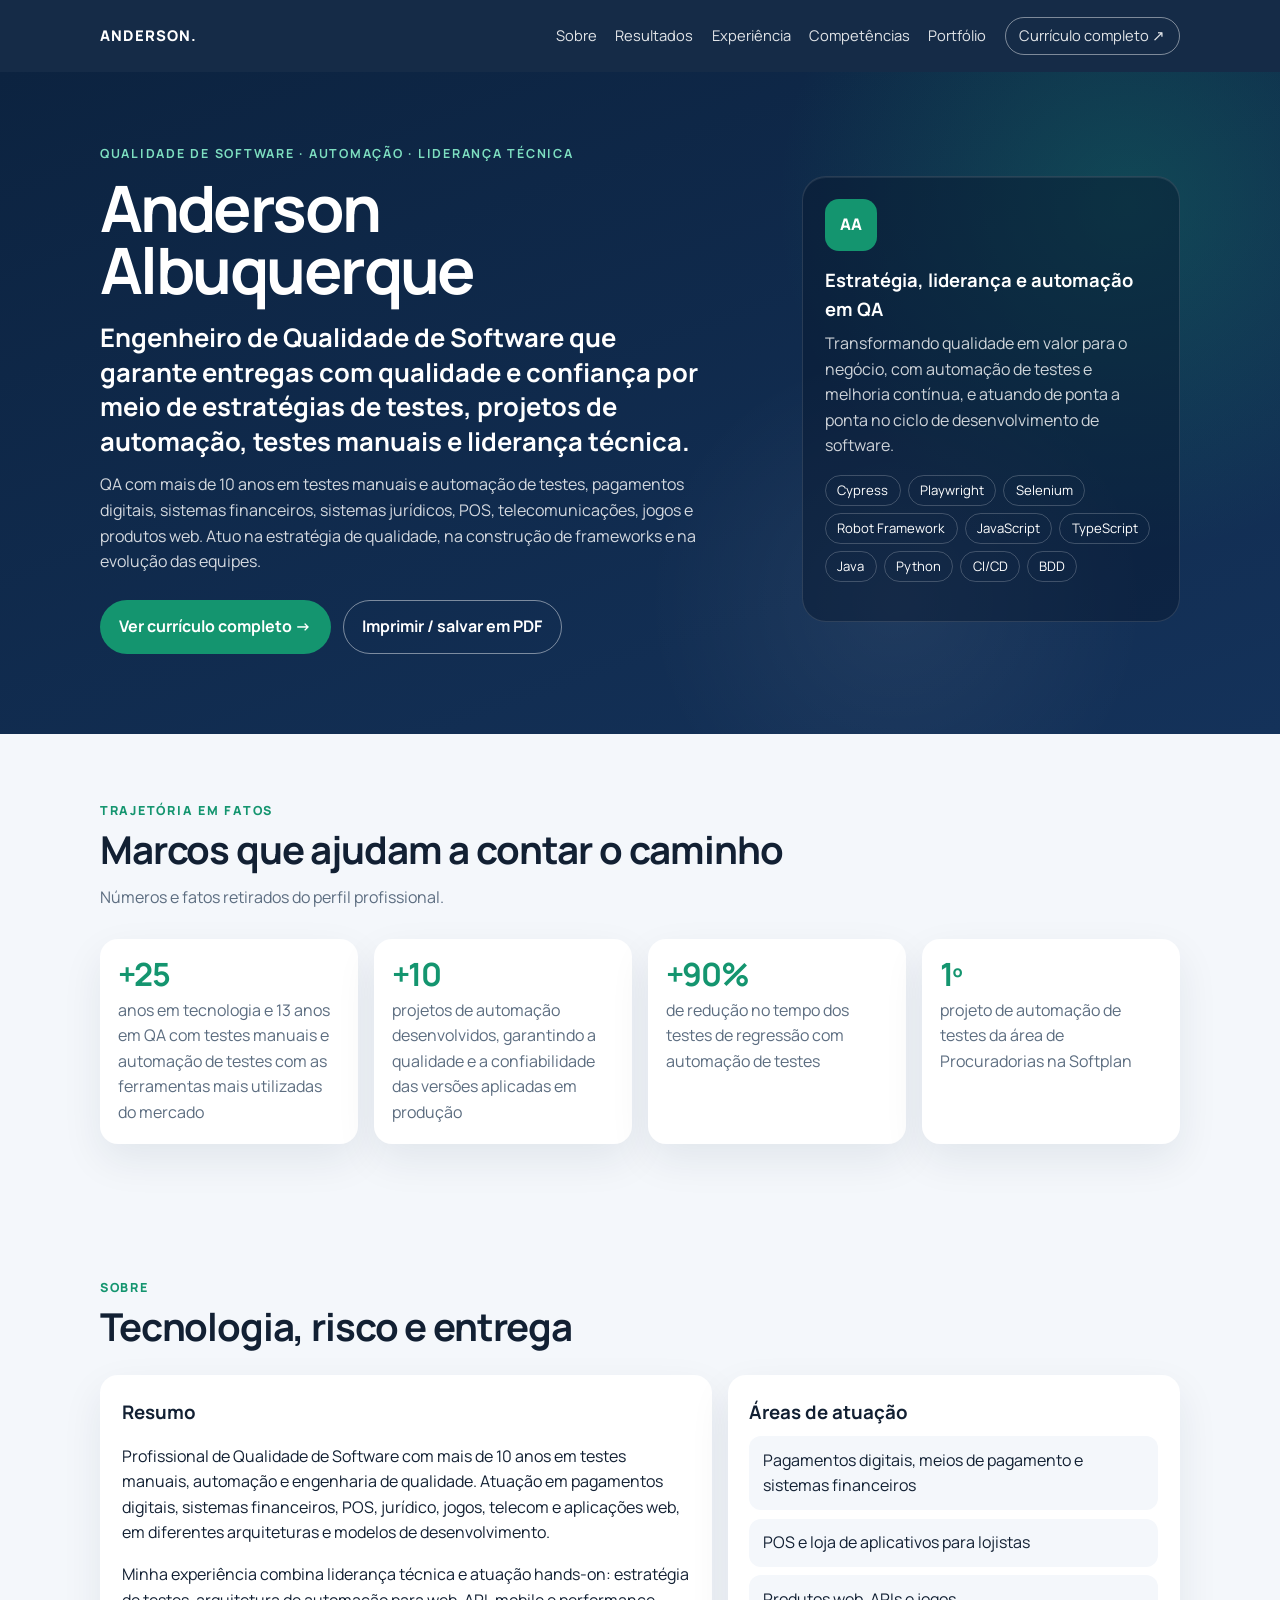
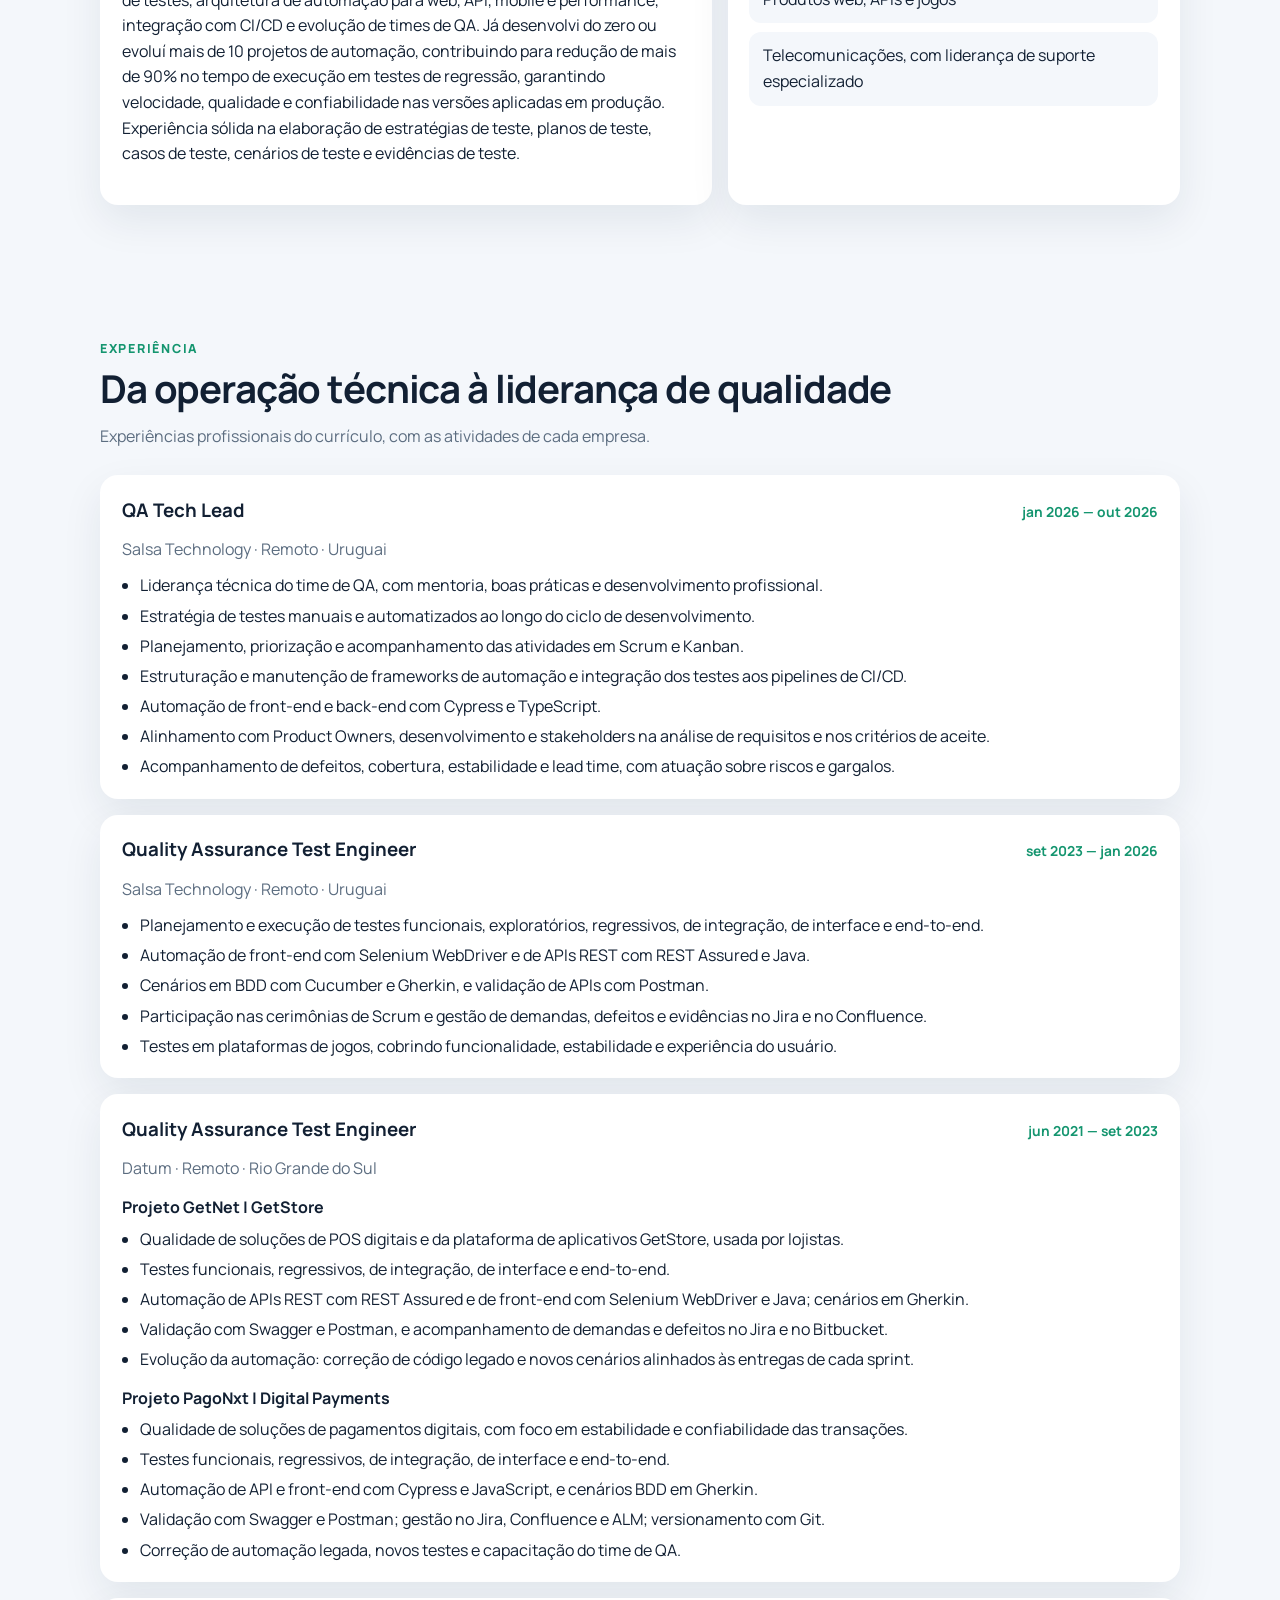
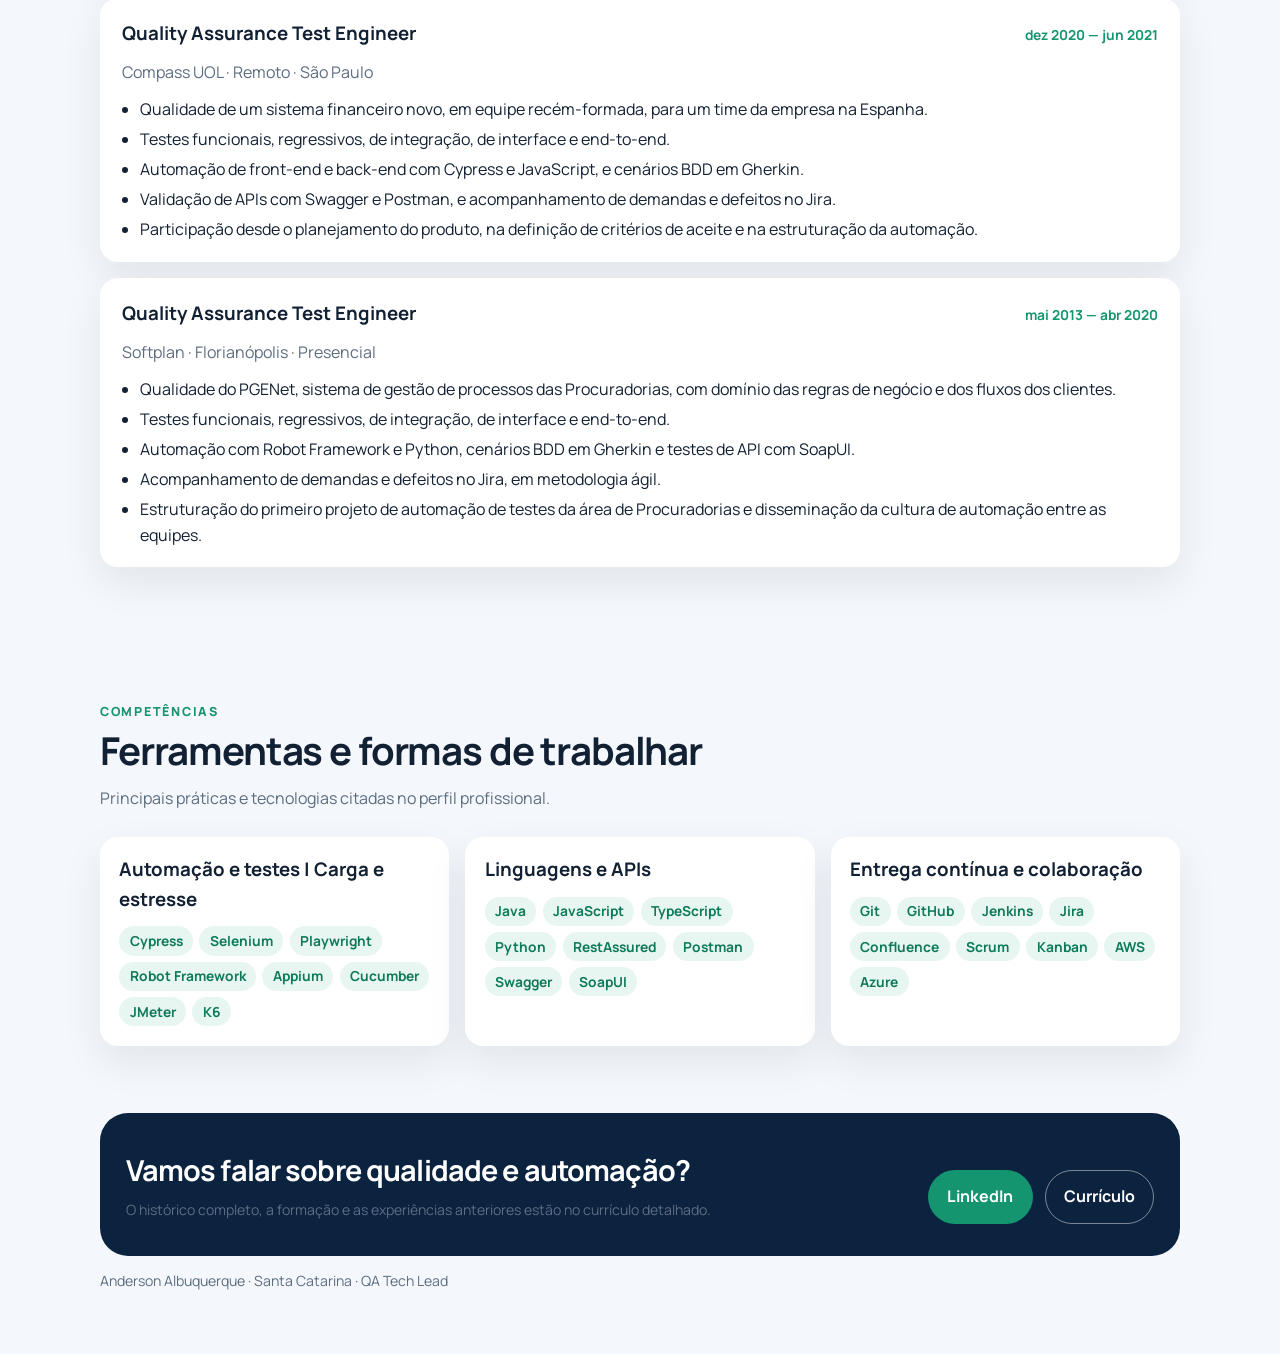
<file: index.html>
<!DOCTYPE html>
<html lang="pt-BR">
<head>
  <meta charset="utf-8">
  <meta name="viewport" content="width=device-width, initial-scale=1">
  <title>Anderson Albuquerque | Portfólio profissional</title>
  <meta name="description" content="Portfólio de Anderson Albuquerque, engenheiro de qualidade de software. Automação de testes, estratégia de qualidade e liderança técnica.">
  <meta http-equiv="Cache-Control" content="no-cache, no-store, must-revalidate">
  <link rel="icon" href="favicon.svg" type="image/svg+xml">
  <link rel="preconnect" href="https://fonts.googleapis.com">
  <link rel="preconnect" href="https://fonts.gstatic.com" crossorigin>
  <link href="https://fonts.googleapis.com/css2?family=Manrope:wght@400;600;700;800&display=swap" rel="stylesheet">
  <link rel="stylesheet" href="styles.css?v=20261111d">
</head>
<body>
  <a class="skip" href="#conteudo">Ir para o conteúdo</a>
  <header class="site-header">
    <div class="wrap">
      <a class="brand" href="index.html">ANDERSON.</a>
      <nav class="nav" aria-label="Navegação principal">
        <a href="#sobre">Sobre</a>
        <a href="#resultados">Resultados</a>
        <a href="#experiencia">Experiência</a>
        <a href="#competencias">Competências</a>
        <a href="https://github.com/albuquerquetec?tab=repositories" rel="noopener noreferrer">Portfólio</a>
        <a class="nav-cta" href="curriculo.html">Currículo completo ↗</a>
      </nav>
    </div>
  </header>

  <main id="conteudo">
    <section class="hero">
      <div class="wrap hero-grid">
        <div>
          <p class="kicker">Qualidade de software · Automação · Liderança técnica</p>
          <h1>Anderson Albuquerque</h1>
          <p class="headline">Engenheiro de Qualidade de Software que garante entregas com qualidade e confiança por meio de estratégias de testes, projetos de automação, testes manuais e liderança técnica.</p>
          <p class="lede">QA com mais de 10 anos em testes manuais e automação de testes, pagamentos digitais, sistemas financeiros, sistemas jurídicos, POS, telecomunicações, jogos e produtos web. Atuo na estratégia de qualidade, na construção de frameworks e na evolução das equipes.</p>
          <div class="actions">
            <a class="btn btn-primary" href="curriculo.html">Ver currículo completo →</a>
            <a class="btn btn-ghost" href="curriculo.html?imprimir=1">Imprimir / salvar em PDF</a>
          </div>
        </div>
        <aside class="profile-card">
          <div class="monogram" aria-hidden="true">AA</div>
          <h2>Estratégia, liderança e automação em QA</h2>
          <p>Transformando qualidade em valor para o negócio, com automação de testes e melhoria contínua, e atuando de ponta a ponta no ciclo de desenvolvimento de software.</p>
          <ul class="chips">
            <li>Cypress</li>
            <li>Playwright</li>
            <li>Selenium</li>
            <li>Robot Framework</li>
            <li>JavaScript</li>
            <li>TypeScript</li>
            <li>Java</li>
            <li>Python</li>
            <li>CI/CD</li>
            <li>BDD</li>
          </ul>
        </aside>
      </div>
    </section>

    <section id="resultados">
      <div class="wrap">
        <p class="section-label">Trajetória em fatos</p>
        <h2 class="section-title">Marcos que ajudam a contar o caminho</h2>
        <p class="section-intro">Números e fatos retirados do perfil profissional.</p>
        <div class="metrics">
          <article class="metric">
            <strong>+25</strong>
            <span>anos em tecnologia e 13 anos em QA com testes manuais e automação de testes com as ferramentas mais utilizadas do mercado</span>
          </article>
          <article class="metric">
            <strong>+10</strong>
            <span>projetos de automação desenvolvidos, garantindo a qualidade e a confiabilidade das versões aplicadas em produção</span>
          </article>
          <article class="metric">
            <strong>+90%</strong>
            <span>de redução no tempo dos testes de regressão com automação de testes</span>
          </article>
          <article class="metric">
            <strong>1º</strong>
            <span>projeto de automação de testes da área de Procuradorias na Softplan</span>
          </article>
        </div>
      </div>
    </section>

    <section id="sobre">
      <div class="wrap">
        <p class="section-label">Sobre</p>
        <h2 class="section-title">Tecnologia, risco e entrega</h2>
        <div class="split">
          <article class="panel">
            <h3>Resumo</h3>
            <p>Profissional de Qualidade de Software com mais de 10 anos em testes manuais, automação e engenharia de qualidade. Atuação em pagamentos digitais, sistemas financeiros, POS, jurídico, jogos, telecom e aplicações web, em diferentes arquiteturas e modelos de desenvolvimento.</p>
            <p>Minha experiência combina liderança técnica e atuação hands-on: estratégia de testes, arquitetura de automação para web, API, mobile e performance, integração com CI/CD e evolução de times de QA. Já desenvolvi do zero ou evoluí mais de 10 projetos de automação, contribuindo para redução de mais de 90% no tempo de execução em testes de regressão, garantindo velocidade, qualidade e confiabilidade nas versões aplicadas em produção. Experiência sólida na elaboração de estratégias de teste, planos de teste, casos de teste, cenários de teste e evidências de teste.</p>
          </article>
          <article class="panel">
            <h3>Áreas de atuação</h3>
            <ul class="area-list">
              <li>Pagamentos digitais, meios de pagamento e sistemas financeiros</li>
              <li>POS e loja de aplicativos para lojistas</li>
              <li>Produtos web, APIs e jogos</li>
              <li>Telecomunicações, com liderança de suporte especializado</li>
            </ul>
          </article>
        </div>
      </div>
    </section>

    <section id="experiencia">
      <div class="wrap">
        <p class="section-label">Experiência</p>
        <h2 class="section-title">Da operação técnica à liderança de qualidade</h2>
        <p class="section-intro">Experiências profissionais do currículo, com as atividades de cada empresa.</p>
        <div class="jobs">
          <article class="job">
            <header>
              <h3>QA Tech Lead</h3>
              <span class="when">jan 2026 — out 2026</span>
            </header>
            <p class="where">Salsa Technology · Remoto · Uruguai</p>
            <ul>
              <li>Liderança técnica do time de QA, com mentoria, boas práticas e desenvolvimento profissional.</li>
              <li>Estratégia de testes manuais e automatizados ao longo do ciclo de desenvolvimento.</li>
              <li>Planejamento, priorização e acompanhamento das atividades em Scrum e Kanban.</li>
              <li>Estruturação e manutenção de frameworks de automação e integração dos testes aos pipelines de CI/CD.</li>
              <li>Automação de front-end e back-end com Cypress e TypeScript.</li>
              <li>Alinhamento com Product Owners, desenvolvimento e stakeholders na análise de requisitos e nos critérios de aceite.</li>
              <li>Acompanhamento de defeitos, cobertura, estabilidade e lead time, com atuação sobre riscos e gargalos.</li>
            </ul>
          </article>
          <article class="job">
            <header>
              <h3>Quality Assurance Test Engineer</h3>
              <span class="when">set 2023 — jan 2026</span>
            </header>
            <p class="where">Salsa Technology · Remoto · Uruguai</p>
            <ul>
              <li>Planejamento e execução de testes funcionais, exploratórios, regressivos, de integração, de interface e end-to-end.</li>
              <li>Automação de front-end com Selenium WebDriver e de APIs REST com REST Assured e Java.</li>
              <li>Cenários em BDD com Cucumber e Gherkin, e validação de APIs com Postman.</li>
              <li>Participação nas cerimônias de Scrum e gestão de demandas, defeitos e evidências no Jira e no Confluence.</li>
              <li>Testes em plataformas de jogos, cobrindo funcionalidade, estabilidade e experiência do usuário.</li>
            </ul>
          </article>
          <article class="job">
            <header>
              <h3>Quality Assurance Test Engineer</h3>
              <span class="when">jun 2021 — set 2023</span>
            </header>
            <p class="where">Datum · Remoto · Rio Grande do Sul</p>
            <p class="project">Projeto GetNet | GetStore</p>
            <ul>
              <li>Qualidade de soluções de POS digitais e da plataforma de aplicativos GetStore, usada por lojistas.</li>
              <li>Testes funcionais, regressivos, de integração, de interface e end-to-end.</li>
              <li>Automação de APIs REST com REST Assured e de front-end com Selenium WebDriver e Java; cenários em Gherkin.</li>
              <li>Validação com Swagger e Postman, e acompanhamento de demandas e defeitos no Jira e no Bitbucket.</li>
              <li>Evolução da automação: correção de código legado e novos cenários alinhados às entregas de cada sprint.</li>
            </ul>
            <p class="project">Projeto PagoNxt | Digital Payments</p>
            <ul>
              <li>Qualidade de soluções de pagamentos digitais, com foco em estabilidade e confiabilidade das transações.</li>
              <li>Testes funcionais, regressivos, de integração, de interface e end-to-end.</li>
              <li>Automação de API e front-end com Cypress e JavaScript, e cenários BDD em Gherkin.</li>
              <li>Validação com Swagger e Postman; gestão no Jira, Confluence e ALM; versionamento com Git.</li>
              <li>Correção de automação legada, novos testes e capacitação do time de QA.</li>
            </ul>
          </article>
          <article class="job">
            <header>
              <h3>Quality Assurance Test Engineer</h3>
              <span class="when">dez 2020 — jun 2021</span>
            </header>
            <p class="where">Compass UOL · Remoto · São Paulo</p>
            <ul>
              <li>Qualidade de um sistema financeiro novo, em equipe recém-formada, para um time da empresa na Espanha.</li>
              <li>Testes funcionais, regressivos, de integração, de interface e end-to-end.</li>
              <li>Automação de front-end e back-end com Cypress e JavaScript, e cenários BDD em Gherkin.</li>
              <li>Validação de APIs com Swagger e Postman, e acompanhamento de demandas e defeitos no Jira.</li>
              <li>Participação desde o planejamento do produto, na definição de critérios de aceite e na estruturação da automação.</li>
            </ul>
          </article>
          <article class="job">
            <header>
              <h3>Quality Assurance Test Engineer</h3>
              <span class="when">mai 2013 — abr 2020</span>
            </header>
            <p class="where">Softplan · Florianópolis · Presencial</p>
            <ul>
              <li>Qualidade do PGENet, sistema de gestão de processos das Procuradorias, com domínio das regras de negócio e dos fluxos dos clientes.</li>
              <li>Testes funcionais, regressivos, de integração, de interface e end-to-end.</li>
              <li>Automação com Robot Framework e Python, cenários BDD em Gherkin e testes de API com SoapUI.</li>
              <li>Acompanhamento de demandas e defeitos no Jira, em metodologia ágil.</li>
              <li>Estruturação do primeiro projeto de automação de testes da área de Procuradorias e disseminação da cultura de automação entre as equipes.</li>
            </ul>
          </article>
        </div>
      </div>
    </section>

    <section id="competencias">
      <div class="wrap">
        <p class="section-label">Competências</p>
        <h2 class="section-title">Ferramentas e formas de trabalhar</h2>
        <p class="section-intro">Principais práticas e tecnologias citadas no perfil profissional.</p>
        <div class="skill-grid">
          <article class="skill-group">
            <h3>Automação e testes | Carga e estresse</h3>
            <ul>
              <li>Cypress</li>
              <li>Selenium</li>
              <li>Playwright</li>
              <li>Robot Framework</li>
              <li>Appium</li>
              <li>Cucumber</li>
              <li>JMeter</li>
              <li>K6</li>
            </ul>
          </article>
          <article class="skill-group">
            <h3>Linguagens e APIs</h3>
            <ul>
              <li>Java</li>
              <li>JavaScript</li>
              <li>TypeScript</li>
              <li>Python</li>
              <li>RestAssured</li>
              <li>Postman</li>
              <li>Swagger</li>
              <li>SoapUI</li>
            </ul>
          </article>
          <article class="skill-group">
            <h3>Entrega contínua e colaboração</h3>
            <ul>
              <li>Git</li>
              <li>GitHub</li>
              <li>Jenkins</li>
              <li>Jira</li>
              <li>Confluence</li>
              <li>Scrum</li>
              <li>Kanban</li>
              <li>AWS</li>
              <li>Azure</li>
            </ul>
          </article>
        </div>
      </div>
    </section>
  </main>

  <footer class="site-footer">
    <div class="wrap">
      <div class="cta">
        <div>
          <h2>Vamos falar sobre qualidade e automação?</h2>
          <p>O histórico completo, a formação e as experiências anteriores estão no currículo detalhado.</p>
        </div>
        <div class="actions">
          <a class="btn btn-primary" href="https://www.linkedin.com/in/anderson-albuquerque-5b4748b9" rel="noopener noreferrer">LinkedIn</a>
          <a class="btn btn-ghost" href="curriculo.html">Currículo</a>
        </div>
      </div>
      <p>Anderson Albuquerque · Santa Catarina · QA Tech Lead</p>
    </div>
  </footer>
</body>
</html>
</file>
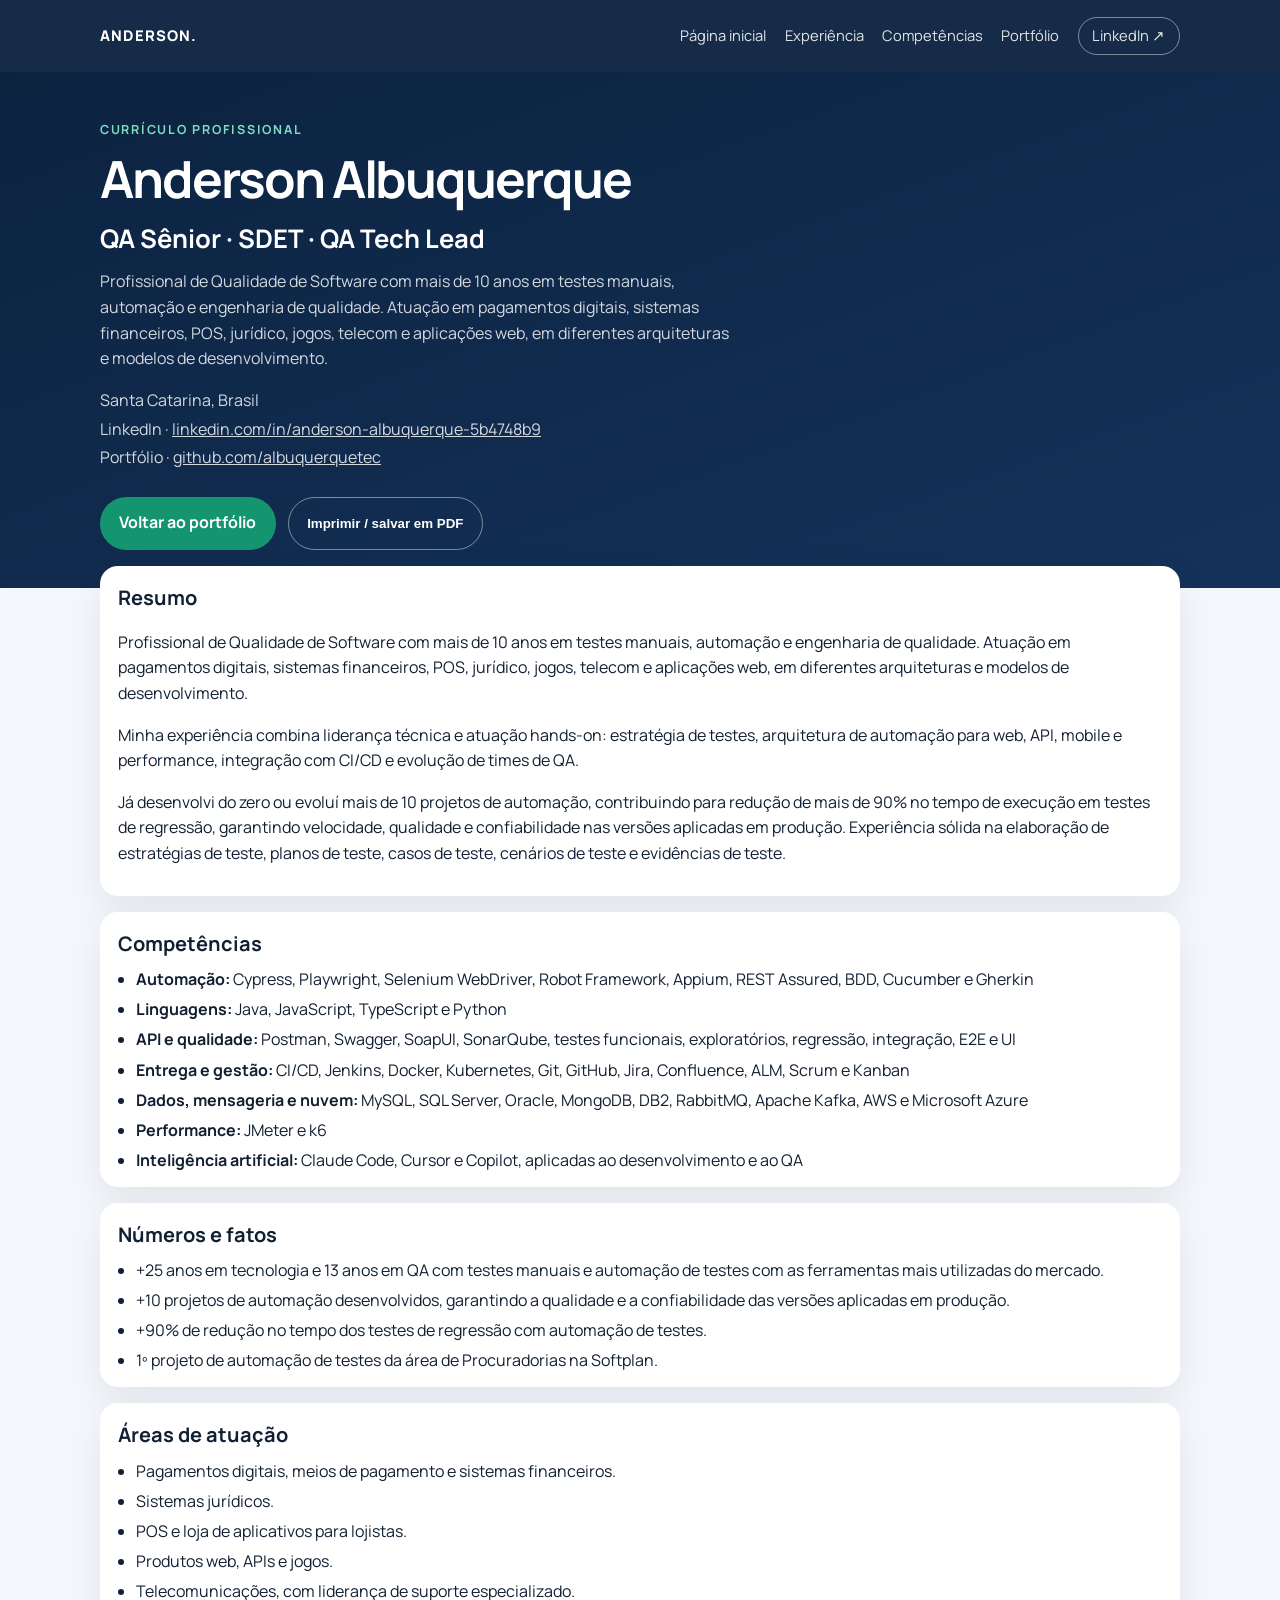
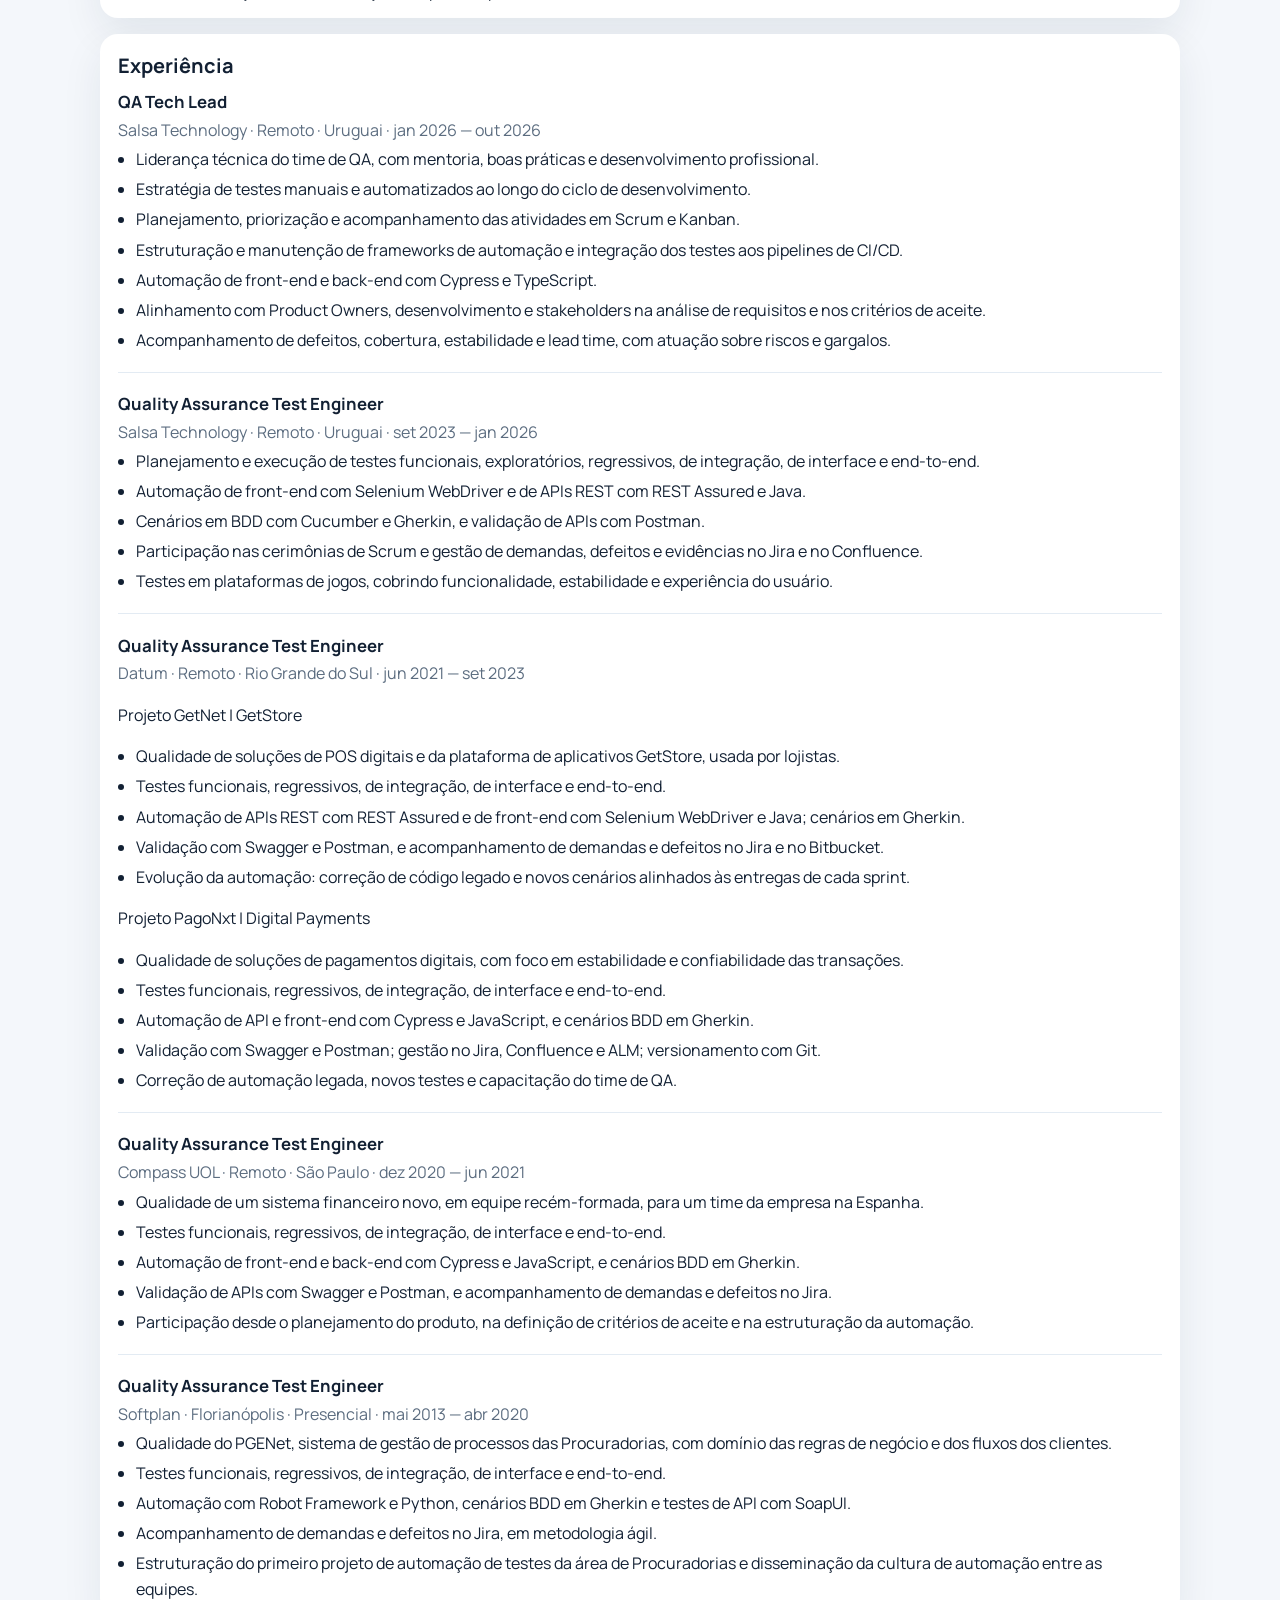
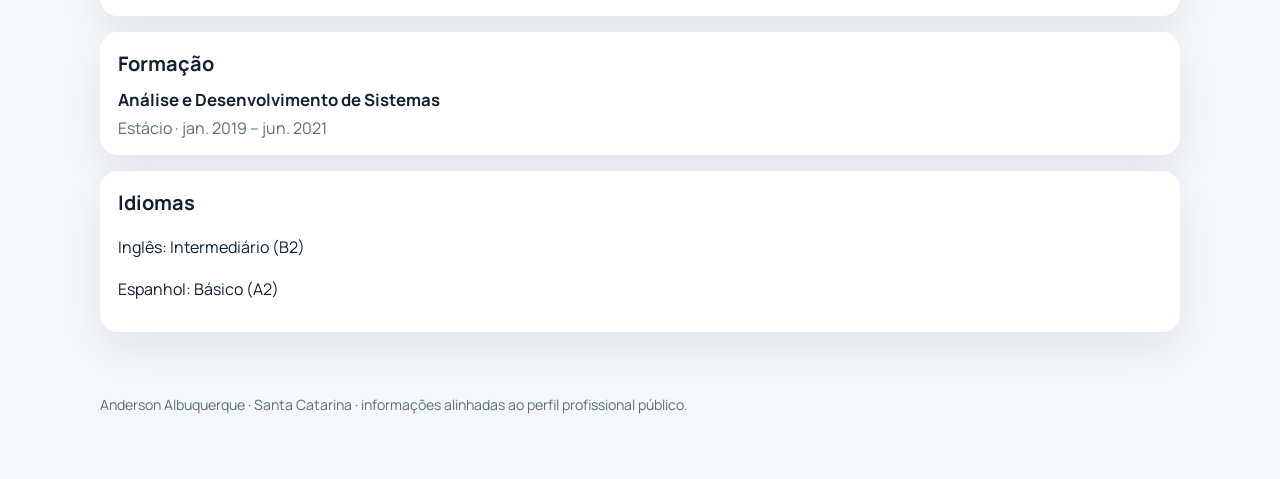
<file: curriculo.html>
<!DOCTYPE html>
<html lang="pt-BR">
<head>
  <meta charset="utf-8">
  <meta name="viewport" content="width=device-width, initial-scale=1">
  <title>Currículo | Anderson Albuquerque</title>
  <meta name="description" content="Currículo de Anderson Albuquerque, engenheiro de qualidade de software, com experiência, formação e competências.">
  <meta http-equiv="Cache-Control" content="no-cache, no-store, must-revalidate">
  <link rel="icon" href="favicon.svg" type="image/svg+xml">
  <link rel="preconnect" href="https://fonts.googleapis.com">
  <link rel="preconnect" href="https://fonts.gstatic.com" crossorigin>
  <link href="https://fonts.googleapis.com/css2?family=Manrope:wght@400;600;700;800&display=swap" rel="stylesheet">
  <link rel="stylesheet" href="styles.css?v=20261111d">
</head>
<body>
  <a class="skip" href="#conteudo">Ir para o conteúdo</a>
  <header class="site-header">
    <div class="wrap">
      <a class="brand" href="index.html">ANDERSON.</a>
      <nav class="nav" aria-label="Navegação principal">
        <a href="index.html">Página inicial</a>
        <a href="index.html#experiencia">Experiência</a>
        <a href="index.html#competencias">Competências</a>
        <a href="https://github.com/albuquerquetec?tab=repositories" rel="noopener noreferrer">Portfólio</a>
        <a class="nav-cta" href="https://www.linkedin.com/in/anderson-albuquerque-5b4748b9" rel="noopener noreferrer">LinkedIn ↗</a>
      </nav>
    </div>
  </header>

  <header class="page-hero">
    <div class="wrap">
      <p class="kicker">Currículo profissional</p>
      <h1>Anderson Albuquerque</h1>
      <p class="headline">QA Sênior · SDET · QA Tech Lead</p>
      <p class="lede">Profissional de Qualidade de Software com mais de 10 anos em testes manuais, automação e engenharia de qualidade. Atuação em pagamentos digitais, sistemas financeiros, POS, jurídico, jogos, telecom e aplicações web, em diferentes arquiteturas e modelos de desenvolvimento.</p>
      <div class="contact">
        <p>Santa Catarina, Brasil</p>
        <p>LinkedIn · <a href="https://www.linkedin.com/in/anderson-albuquerque-5b4748b9">linkedin.com/in/anderson-albuquerque-5b4748b9</a></p>
        <p>Portfólio · <a href="https://github.com/albuquerquetec">github.com/albuquerquetec</a></p>
      </div>
      <div class="actions no-print">
        <a class="btn btn-primary" href="index.html">Voltar ao portfólio</a>
        <button class="btn btn-ghost" type="button" id="imprimir">Imprimir / salvar em PDF</button>
      </div>
    </div>
  </header>

  <main id="conteudo" class="wrap resume">
    <article>
      <h2>Resumo</h2>
      <p>Profissional de Qualidade de Software com mais de 10 anos em testes manuais, automação e engenharia de qualidade. Atuação em pagamentos digitais, sistemas financeiros, POS, jurídico, jogos, telecom e aplicações web, em diferentes arquiteturas e modelos de desenvolvimento.</p>
      <p>Minha experiência combina liderança técnica e atuação hands-on: estratégia de testes, arquitetura de automação para web, API, mobile e performance, integração com CI/CD e evolução de times de QA.</p>
      <p>Já desenvolvi do zero ou evoluí mais de 10 projetos de automação, contribuindo para redução de mais de 90% no tempo de execução em testes de regressão, garantindo velocidade, qualidade e confiabilidade nas versões aplicadas em produção. Experiência sólida na elaboração de estratégias de teste, planos de teste, casos de teste, cenários de teste e evidências de teste.</p>
    </article>

    <article>
      <h2>Competências</h2>
      <ul>
        <li><strong>Automação:</strong> Cypress, Playwright, Selenium WebDriver, Robot Framework, Appium, REST Assured, BDD, Cucumber e Gherkin</li>
        <li><strong>Linguagens:</strong> Java, JavaScript, TypeScript e Python</li>
        <li><strong>API e qualidade:</strong> Postman, Swagger, SoapUI, SonarQube, testes funcionais, exploratórios, regressão, integração, E2E e UI</li>
        <li><strong>Entrega e gestão:</strong> CI/CD, Jenkins, Docker, Kubernetes, Git, GitHub, Jira, Confluence, ALM, Scrum e Kanban</li>
        <li><strong>Dados, mensageria e nuvem:</strong> MySQL, SQL Server, Oracle, MongoDB, DB2, RabbitMQ, Apache Kafka, AWS e Microsoft Azure</li>
        <li><strong>Performance:</strong> JMeter e k6</li>
        <li><strong>Inteligência artificial:</strong> Claude Code, Cursor e Copilot, aplicadas ao desenvolvimento e ao QA</li>
      </ul>
    </article>

    <article>
      <h2>Números e fatos</h2>
      <ul>
        <li>+25 anos em tecnologia e 13 anos em QA com testes manuais e automação de testes com as ferramentas mais utilizadas do mercado.</li>
        <li>+10 projetos de automação desenvolvidos, garantindo a qualidade e a confiabilidade das versões aplicadas em produção.</li>
        <li>+90% de redução no tempo dos testes de regressão com automação de testes.</li>
        <li>1º projeto de automação de testes da área de Procuradorias na Softplan.</li>
      </ul>
    </article>

    <article>
      <h2>Áreas de atuação</h2>
      <ul>
        <li>Pagamentos digitais, meios de pagamento e sistemas financeiros.</li>
        <li>Sistemas jurídicos.</li>
        <li>POS e loja de aplicativos para lojistas.</li>
        <li>Produtos web, APIs e jogos.</li>
        <li>Telecomunicações, com liderança de suporte especializado.</li>
      </ul>
    </article>

    <article>
      <h2>Experiência</h2>

      <section class="role">
        <h3>QA Tech Lead</h3>
        <p class="meta">Salsa Technology · Remoto · Uruguai · jan 2026 — out 2026</p>
        <ul>
          <li>Liderança técnica do time de QA, com mentoria, boas práticas e desenvolvimento profissional.</li>
          <li>Estratégia de testes manuais e automatizados ao longo do ciclo de desenvolvimento.</li>
          <li>Planejamento, priorização e acompanhamento das atividades em Scrum e Kanban.</li>
          <li>Estruturação e manutenção de frameworks de automação e integração dos testes aos pipelines de CI/CD.</li>
          <li>Automação de front-end e back-end com Cypress e TypeScript.</li>
          <li>Alinhamento com Product Owners, desenvolvimento e stakeholders na análise de requisitos e nos critérios de aceite.</li>
          <li>Acompanhamento de defeitos, cobertura, estabilidade e lead time, com atuação sobre riscos e gargalos.</li>
        </ul>
      </section>

      <section class="role">
        <h3>Quality Assurance Test Engineer</h3>
        <p class="meta">Salsa Technology · Remoto · Uruguai · set 2023 — jan 2026</p>
        <ul>
          <li>Planejamento e execução de testes funcionais, exploratórios, regressivos, de integração, de interface e end-to-end.</li>
          <li>Automação de front-end com Selenium WebDriver e de APIs REST com REST Assured e Java.</li>
          <li>Cenários em BDD com Cucumber e Gherkin, e validação de APIs com Postman.</li>
          <li>Participação nas cerimônias de Scrum e gestão de demandas, defeitos e evidências no Jira e no Confluence.</li>
          <li>Testes em plataformas de jogos, cobrindo funcionalidade, estabilidade e experiência do usuário.</li>
        </ul>
      </section>

      <section class="role">
        <h3>Quality Assurance Test Engineer</h3>
        <p class="meta">Datum · Remoto · Rio Grande do Sul · jun 2021 — set 2023</p>
        <p>Projeto GetNet | GetStore</p>
        <ul>
          <li>Qualidade de soluções de POS digitais e da plataforma de aplicativos GetStore, usada por lojistas.</li>
          <li>Testes funcionais, regressivos, de integração, de interface e end-to-end.</li>
          <li>Automação de APIs REST com REST Assured e de front-end com Selenium WebDriver e Java; cenários em Gherkin.</li>
          <li>Validação com Swagger e Postman, e acompanhamento de demandas e defeitos no Jira e no Bitbucket.</li>
          <li>Evolução da automação: correção de código legado e novos cenários alinhados às entregas de cada sprint.</li>
        </ul>
        <p>Projeto PagoNxt | Digital Payments</p>
        <ul>
          <li>Qualidade de soluções de pagamentos digitais, com foco em estabilidade e confiabilidade das transações.</li>
          <li>Testes funcionais, regressivos, de integração, de interface e end-to-end.</li>
          <li>Automação de API e front-end com Cypress e JavaScript, e cenários BDD em Gherkin.</li>
          <li>Validação com Swagger e Postman; gestão no Jira, Confluence e ALM; versionamento com Git.</li>
          <li>Correção de automação legada, novos testes e capacitação do time de QA.</li>
        </ul>
      </section>

      <section class="role">
        <h3>Quality Assurance Test Engineer</h3>
        <p class="meta">Compass UOL · Remoto · São Paulo · dez 2020 — jun 2021</p>
        <ul>
          <li>Qualidade de um sistema financeiro novo, em equipe recém-formada, para um time da empresa na Espanha.</li>
          <li>Testes funcionais, regressivos, de integração, de interface e end-to-end.</li>
          <li>Automação de front-end e back-end com Cypress e JavaScript, e cenários BDD em Gherkin.</li>
          <li>Validação de APIs com Swagger e Postman, e acompanhamento de demandas e defeitos no Jira.</li>
          <li>Participação desde o planejamento do produto, na definição de critérios de aceite e na estruturação da automação.</li>
        </ul>
      </section>

      <section class="role">
        <h3>Quality Assurance Test Engineer</h3>
        <p class="meta">Softplan · Florianópolis · Presencial · mai 2013 — abr 2020</p>
        <ul>
          <li>Qualidade do PGENet, sistema de gestão de processos das Procuradorias, com domínio das regras de negócio e dos fluxos dos clientes.</li>
          <li>Testes funcionais, regressivos, de integração, de interface e end-to-end.</li>
          <li>Automação com Robot Framework e Python, cenários BDD em Gherkin e testes de API com SoapUI.</li>
          <li>Acompanhamento de demandas e defeitos no Jira, em metodologia ágil.</li>
          <li>Estruturação do primeiro projeto de automação de testes da área de Procuradorias e disseminação da cultura de automação entre as equipes.</li>
        </ul>
      </section>
    </article>

    <article>
      <h2>Formação</h2>
      <section class="role">
        <h3>Análise e Desenvolvimento de Sistemas</h3>
        <p class="meta">Estácio · jan. 2019 – jun. 2021</p>
      </section>
    </article>

    <article>
      <h2>Idiomas</h2>
      <p>Inglês: Intermediário (B2)</p>
      <p>Espanhol: Básico (A2)</p>
    </article>
  </main>

  <footer class="site-footer">
    <div class="wrap">
      <p>Anderson Albuquerque · Santa Catarina · informações alinhadas ao perfil profissional público.</p>
    </div>
  </footer>
  <script>
    document.getElementById("imprimir").addEventListener("click", function () {
      window.print();
    });
    if (new URLSearchParams(window.location.search).has("imprimir")) {
      window.addEventListener("load", function () {
        window.print();
      });
    }
  </script>
</body>
</html>
</file>
<file: styles.css>
:root {
  --navy: #0c2340;
  --navy-mid: #14325a;
  --ink: #122033;
  --muted: #5c6d80;
  --line: #e3ebf3;
  --bg: #f4f7fb;
  --card: #ffffff;
  --teal: #14956f;
  --teal-dark: #0e7a5a;
  --teal-soft: #e7f6f1;
  --shadow: 0 16px 40px rgba(12, 35, 64, 0.08);
  --radius: 18px;
  --max: 1080px;
  --font: "Manrope", "Segoe UI", sans-serif;
}

* { box-sizing: border-box; }

html { scroll-behavior: smooth; }

body {
  margin: 0;
  font-family: var(--font);
  color: var(--ink);
  background: var(--bg);
  line-height: 1.6;
}

a { color: inherit; }

img { max-width: 100%; }

.skip {
  position: absolute;
  left: 1rem;
  top: -4rem;
  background: #fff;
  color: var(--navy);
  padding: 0.5rem 0.8rem;
  z-index: 10;
}

.skip:focus { top: 0.5rem; }

.wrap {
  width: min(var(--max), calc(100% - 2.5rem));
  margin: 0 auto;
}

.site-header {
  position: sticky;
  top: 0;
  z-index: 5;
  background: rgba(12, 35, 64, 0.96);
  backdrop-filter: blur(10px);
  color: #fff;
}

.site-header .wrap {
  display: flex;
  align-items: center;
  justify-content: space-between;
  gap: 1rem;
  min-height: 72px;
}

.brand {
  font-weight: 800;
  letter-spacing: 0.08em;
  text-decoration: none;
  font-size: 0.92rem;
}

.nav {
  display: flex;
  align-items: center;
  gap: 1.15rem;
  font-size: 0.92rem;
}

.nav a { text-decoration: none; color: rgba(255, 255, 255, 0.88); }

.nav a:hover { color: #fff; }

.nav-cta {
  border: 1px solid rgba(255, 255, 255, 0.45);
  border-radius: 999px;
  padding: 0.4rem 0.85rem;
}

.hero {
  background:
    radial-gradient(circle at 88% 20%, rgba(20, 149, 111, 0.28), transparent 28%),
    radial-gradient(circle at 70% 80%, rgba(255, 255, 255, 0.06), transparent 24%),
    linear-gradient(160deg, var(--navy) 0%, var(--navy-mid) 100%);
  color: #fff;
  padding: 4.5rem 0 5rem;
}

.hero-grid {
  display: grid;
  grid-template-columns: 1.4fr 0.8fr;
  gap: 2.5rem;
  align-items: center;
}

.kicker {
  margin: 0 0 0.8rem;
  color: #7ddec0;
  font-size: 0.78rem;
  font-weight: 700;
  letter-spacing: 0.14em;
  text-transform: uppercase;
}

h1 {
  margin: 0;
  font-size: clamp(2.6rem, 5vw, 4.4rem);
  line-height: 0.98;
  letter-spacing: -0.04em;
}

.headline {
  margin: 1.2rem 0 0.8rem;
  font-size: clamp(1.25rem, 2vw, 1.7rem);
  line-height: 1.35;
  font-weight: 700;
  max-width: 38rem;
}

.lede {
  margin: 0;
  max-width: 40rem;
  color: rgba(255, 255, 255, 0.82);
}

.contact {
  margin-top: 1rem;
}

.contact p {
  display: block;
  margin: 0;
  color: rgba(255, 255, 255, 0.82);
}

.contact p + p {
  margin-top: 0.2rem;
}

.actions {
  display: flex;
  flex-wrap: wrap;
  gap: 0.75rem;
  margin-top: 1.6rem;
}

.btn {
  display: inline-flex;
  align-items: center;
  justify-content: center;
  text-decoration: none;
  border-radius: 999px;
  padding: 0.8rem 1.15rem;
  font-weight: 700;
  border: 1px solid transparent;
}

.btn-primary { background: var(--teal); color: #fff; }

.btn-primary:hover { background: var(--teal-dark); }

.btn-ghost {
  background: transparent;
  color: #fff;
  border-color: rgba(255, 255, 255, 0.45);
}

.btn-ghost:hover { background: rgba(255, 255, 255, 0.08); }

.btn-ink {
  background: var(--navy);
  color: #fff;
}

.profile-card {
  background: rgba(8, 24, 46, 0.45);
  border: 1px solid rgba(255, 255, 255, 0.12);
  border-radius: 24px;
  padding: 1.4rem;
  box-shadow: inset 0 1px 0 rgba(255, 255, 255, 0.08);
}

.monogram {
  width: 52px;
  height: 52px;
  border-radius: 14px;
  display: grid;
  place-items: center;
  background: var(--teal);
  font-weight: 800;
  margin-bottom: 0.9rem;
}

.profile-card h2 {
  margin: 0 0 0.4rem;
  font-size: 1.15rem;
}

.profile-card p { margin: 0; color: rgba(255, 255, 255, 0.8); }

.chips {
  display: flex;
  flex-wrap: wrap;
  gap: 0.45rem;
  margin-top: 1rem;
  padding: 0;
  list-style: none;
}

.chips li,
.tag {
  border: 1px solid rgba(255, 255, 255, 0.2);
  border-radius: 999px;
  padding: 0.25rem 0.7rem;
  font-size: 0.82rem;
}

main > section { padding: 4.2rem 0; }

.role { padding: 0; }

.section-label {
  margin: 0 0 0.45rem;
  color: var(--teal);
  font-size: 0.78rem;
  font-weight: 800;
  letter-spacing: 0.14em;
  text-transform: uppercase;
}

h2.section-title {
  margin: 0;
  font-size: clamp(1.8rem, 3vw, 2.5rem);
  letter-spacing: -0.03em;
  line-height: 1.15;
}

.section-intro {
  max-width: 42rem;
  color: var(--muted);
  margin: 0.8rem 0 0;
}

.metrics {
  display: grid;
  grid-template-columns: repeat(4, 1fr);
  gap: 1rem;
  margin-top: 1.8rem;
}

.metric,
.panel,
.job,
.skill-group {
  background: var(--card);
  border-radius: var(--radius);
  box-shadow: var(--shadow);
}

.metric { padding: 1.2rem 1.1rem 1.15rem; }

.metric strong {
  display: block;
  color: var(--teal);
  font-size: 2rem;
  letter-spacing: -0.04em;
  line-height: 1;
}

.metric span { display: block; margin-top: 0.45rem; color: var(--muted); }

.split {
  display: grid;
  grid-template-columns: 1.15fr 0.85fr;
  gap: 1rem;
  margin-top: 1.6rem;
}

.panel { padding: 1.4rem 1.35rem; }

.panel h3,
.job h3,
.skill-group h3 { margin: 0 0 0.55rem; }

.area-list {
  margin: 0;
  padding: 0;
  list-style: none;
  display: grid;
  gap: 0.55rem;
}

.area-list li {
  background: var(--bg);
  border-radius: 12px;
  padding: 0.7rem 0.85rem;
}

.jobs,
.skill-grid {
  display: grid;
  gap: 1rem;
  margin-top: 1.6rem;
}

.job { padding: 1.3rem 1.35rem 1.2rem; }

.job header {
  display: flex;
  justify-content: space-between;
  gap: 1rem;
  align-items: baseline;
}

.when {
  color: var(--teal);
  font-weight: 700;
  font-size: 0.86rem;
  white-space: nowrap;
}

.where { margin: 0.15rem 0 0.7rem; color: var(--muted); }

.job .project {
  margin: 0.85rem 0 0.35rem;
  font-weight: 700;
}

.job ul {
  margin: 0.2rem 0 0;
  padding-left: 1.15rem;
}

.job li + li { margin-top: 0.28rem; }

.job p:last-child,
.job ul:last-child { margin-bottom: 0; }

.skill-grid { grid-template-columns: repeat(3, 1fr); }

.skill-group { padding: 1.15rem 1.2rem 1.2rem; }

.skill-group ul {
  display: flex;
  flex-wrap: wrap;
  gap: 0.4rem;
  margin: 0.7rem 0 0;
  padding: 0;
  list-style: none;
}

.skill-group li {
  background: var(--teal-soft);
  color: var(--teal-dark);
  border-radius: 999px;
  padding: 0.22rem 0.65rem;
  font-size: 0.86rem;
  font-weight: 700;
}

.cta {
  background: var(--navy);
  color: #fff;
  border-radius: 28px;
  padding: 2rem 1.6rem;
  display: flex;
  justify-content: space-between;
  gap: 1rem;
  align-items: center;
}

.cta h2 { margin: 0 0 0.35rem; font-size: 1.8rem; letter-spacing: -0.03em; }

.cta p { margin: 0; color: rgba(255, 255, 255, 0.78); }

.site-footer {
  padding: 0 0 3rem;
}

.site-footer p {
  color: var(--muted);
  font-size: 0.88rem;
}

.page-hero {
  background: linear-gradient(160deg, var(--navy), var(--navy-mid));
  color: #fff;
  padding: 3rem 0 2.4rem;
}

.page-hero h1 {
  font-size: clamp(2.2rem, 4vw, 3.4rem);
}

.resume {
  display: grid;
  gap: 1rem;
  margin-top: -1.4rem;
  padding-bottom: 3rem;
}

.resume article {
  background: #fff;
  border-radius: var(--radius);
  box-shadow: var(--shadow);
  padding: 1rem 1.15rem 0.85rem;
}

.resume h2 {
  margin: 0 0 0.45rem;
  font-size: 1.25rem;
}

.resume section {
  padding: 0;
  margin: 0;
}

.resume ul { margin: 0.25rem 0 0; padding-left: 1.1rem; }

.resume li + li { margin-top: 0.28rem; }

.role + .role {
  margin-top: 1.15rem;
  padding-top: 1.15rem;
  border-top: 1px solid var(--line);
}

.role h3 { margin: 0; font-size: 1.05rem; }

.meta { margin: 0.1rem 0 0; color: var(--muted); }

@media (max-width: 900px) {
  .hero-grid,
  .split,
  .metrics,
  .skill-grid { grid-template-columns: 1fr 1fr; }

  .hero-grid,
  .split,
  .cta { grid-template-columns: 1fr; }

  .cta { display: grid; }
}

@media (max-width: 720px) {
  .site-header .wrap { align-items: flex-start; padding: 0.8rem 0; flex-direction: column; }
  .nav { flex-wrap: wrap; gap: 0.7rem 1rem; }
  .metrics,
  .skill-grid,
  .hero-grid { grid-template-columns: 1fr; }
  .job header { flex-direction: column; gap: 0.2rem; }
}

@media print {
  .site-header,
  .actions,
  .site-footer,
  .no-print { display: none !important; }

  body { background: #fff; }

  .page-hero {
    background: #fff;
    color: #000;
    padding: 0 0 1rem;
  }

  .page-hero .kicker,
  .page-hero p { color: #333; }

  .resume { margin: 0; }

  .resume article {
    box-shadow: none;
    border: 1px solid #ddd;
    break-inside: avoid;
  }
}
</file>
